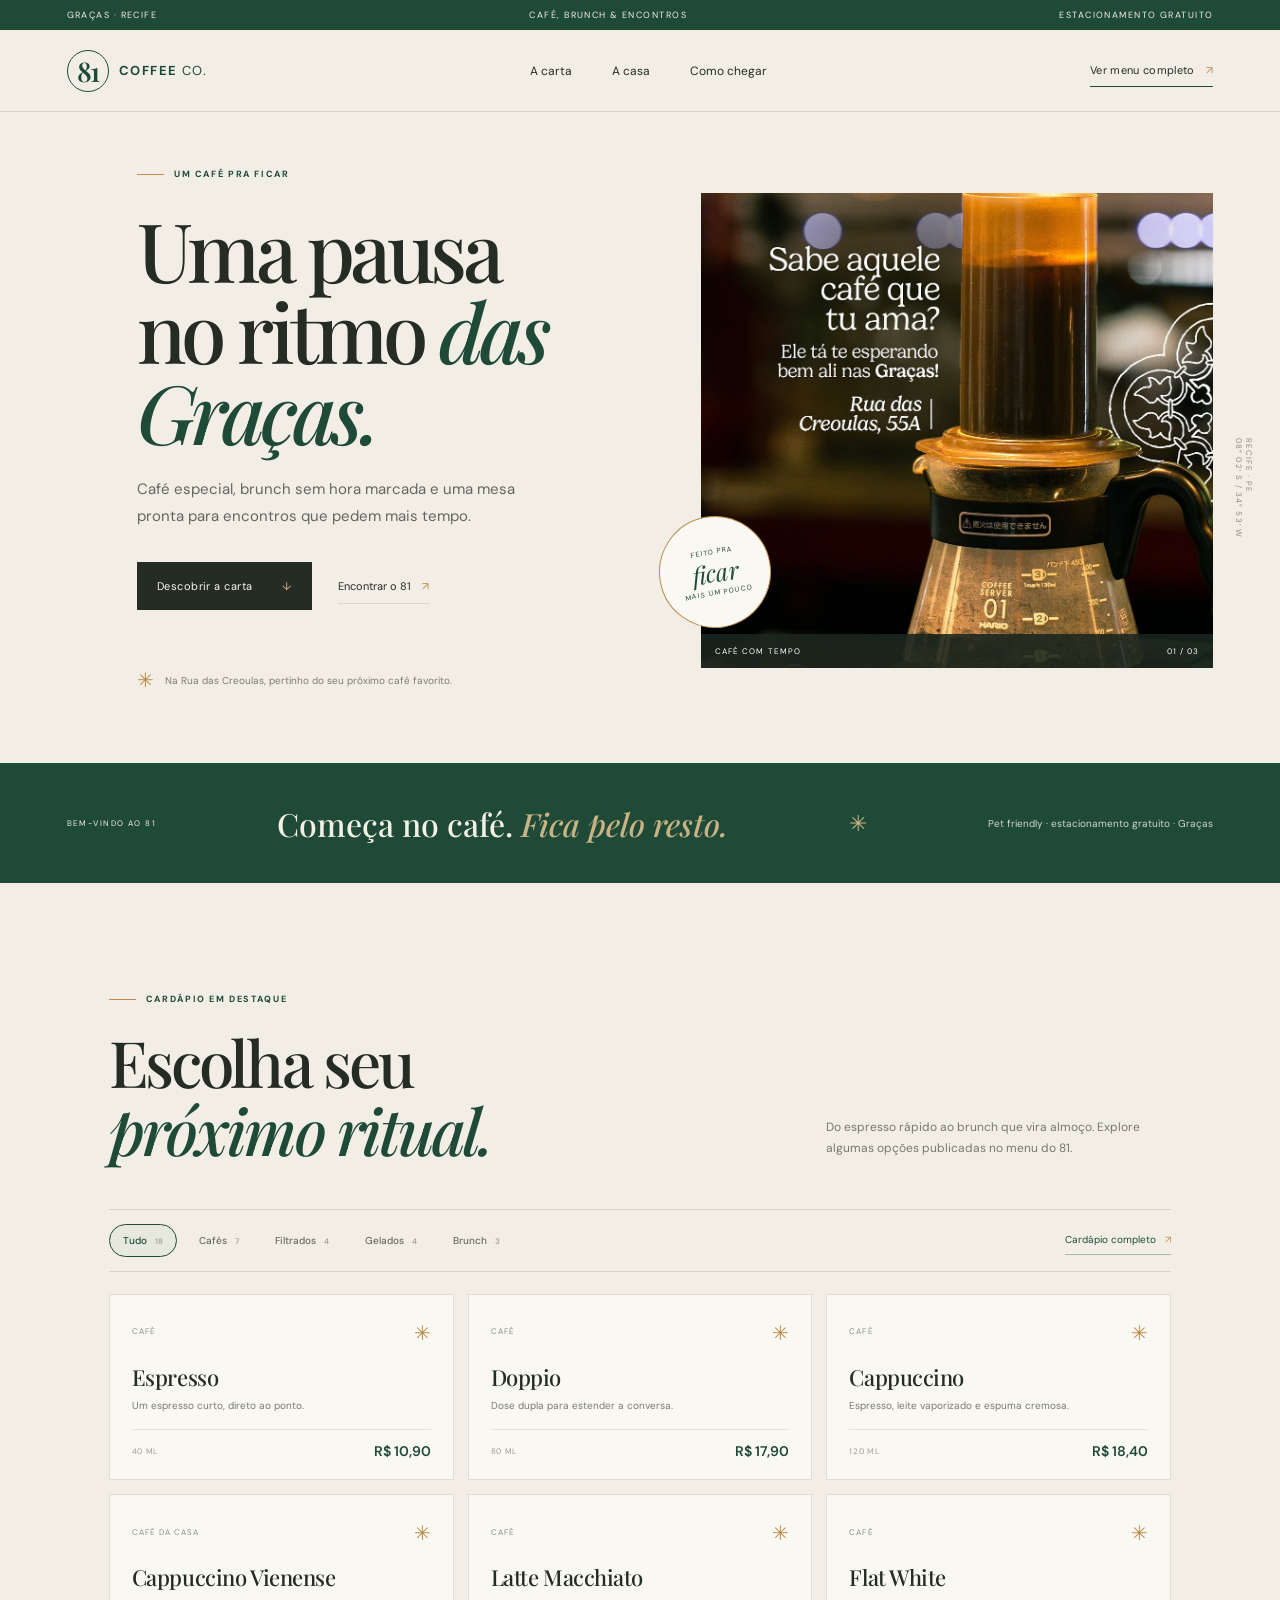
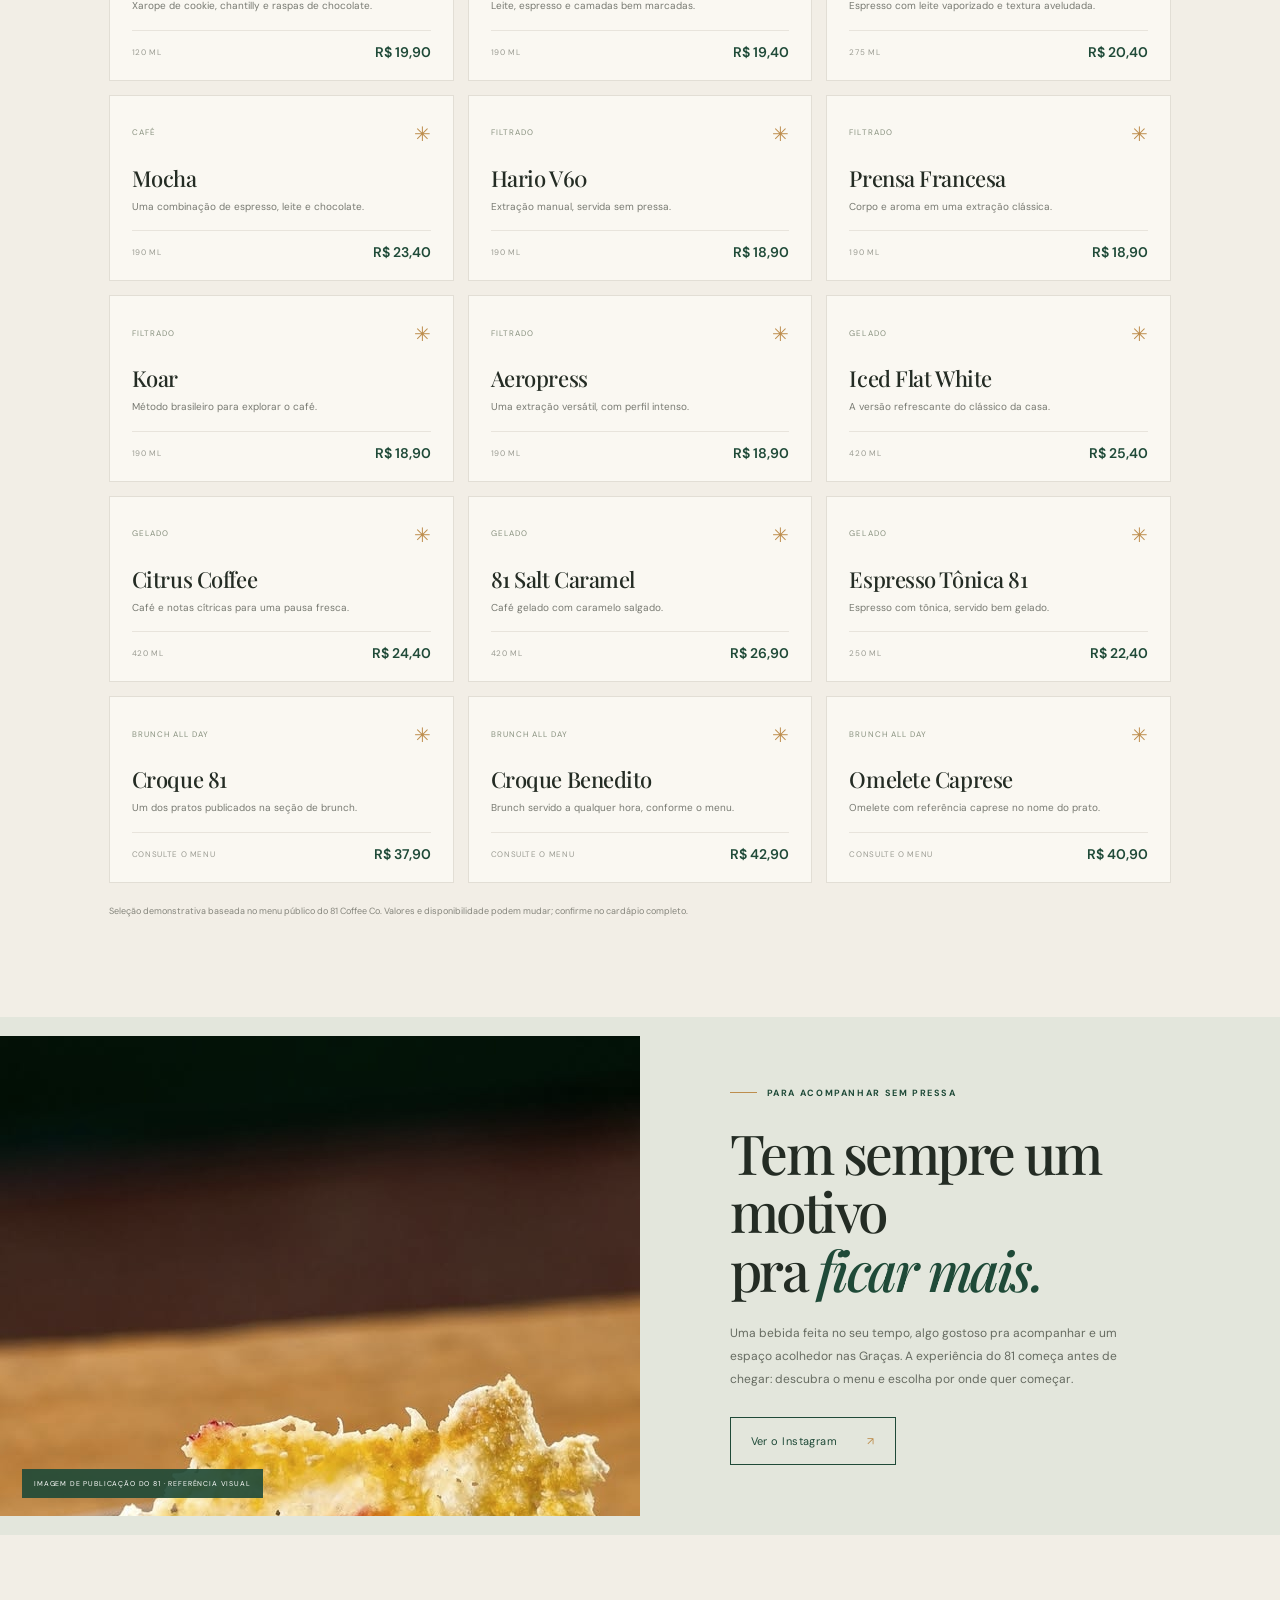
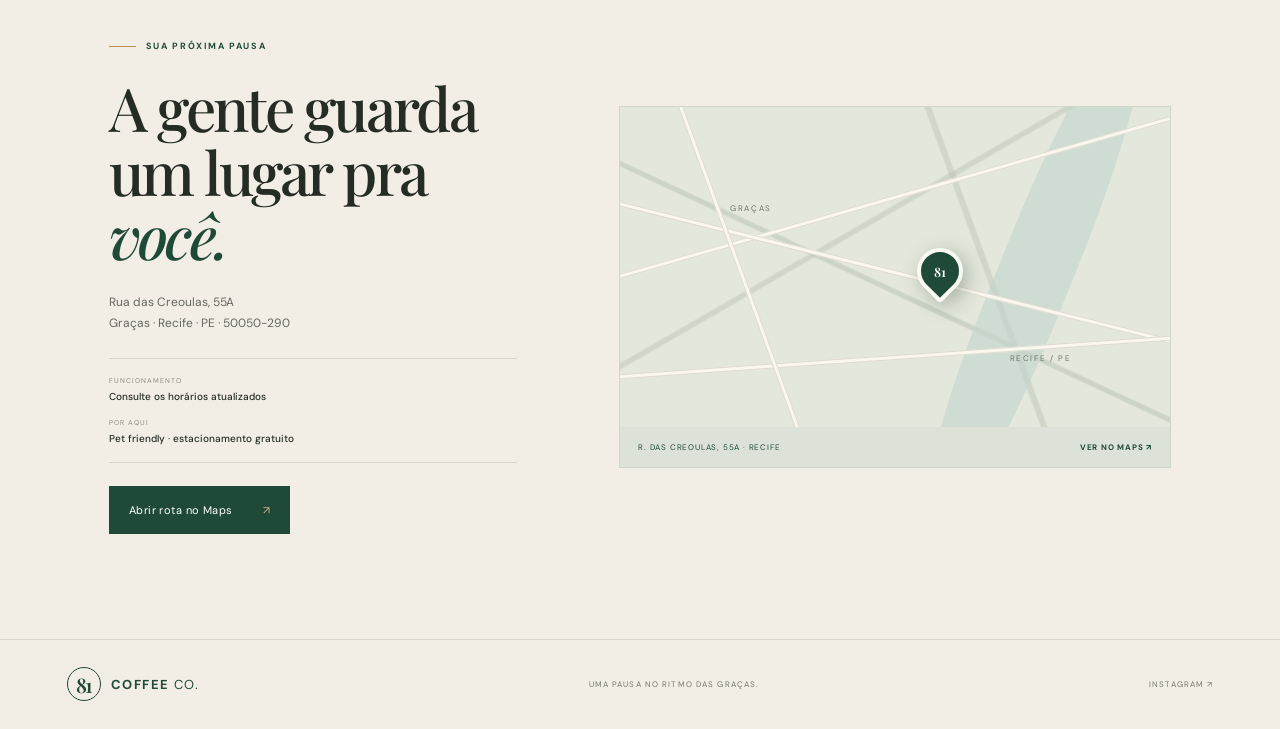
<file: index.html>
<!doctype html>
<html lang="pt-BR">
<head>
  <meta charset="utf-8">
  <meta name="viewport" content="width=device-width, initial-scale=1">
  <meta name="theme-color" content="#f2eee6">
  <meta name="description" content="Uma pausa no ritmo das Graças. Explore cafés, brunch e outras opções do 81 Coffee Co. em Recife.">
  <title>81 Coffee Co. — Uma pausa no ritmo das Graças</title>
  <link rel="preconnect" href="https://fonts.googleapis.com">
  <link rel="preconnect" href="https://fonts.gstatic.com" crossorigin>
  <link href="https://fonts.googleapis.com/css2?family=DM+Sans:wght@400;500;600;700&family=Playfair+Display:wght@500;600;700&display=swap" rel="stylesheet">
  <link rel="stylesheet" href="styles.css">
</head>
<body>
  <div class="announcement"><span>GRAÇAS · RECIFE</span><span>CAFÉ, BRUNCH & ENCONTROS</span><span>ESTACIONAMENTO GRATUITO</span></div>
  <header class="site-header">
    <a class="wordmark" href="#inicio" aria-label="81 Coffee Co., início"><span class="mark">81</span><span class="brand-name">COFFEE <i>CO.</i></span></a>
    <nav aria-label="Navegação principal"><a href="#carta">A carta</a><a href="#casa">A casa</a><a href="#visite">Como chegar</a></nav>
    <a class="header-cta" href="https://app.qrcodepreferido.com/81coffee-co" target="_blank" rel="noreferrer">Ver menu completo <span>↗</span></a>
    <button class="menu-toggle" aria-label="Abrir navegação" aria-expanded="false"><span></span><span></span></button>
  </header>

  <main id="inicio">
    <section class="hero">
      <div class="hero-copy">
        <p class="eyebrow"><span class="eyebrow-line"></span> UM CAFÉ PRA FICAR</p>
        <h1>Uma pausa<br>no ritmo <em>das Graças.</em></h1>
        <p class="hero-lede">Café especial, brunch sem hora marcada e uma mesa pronta para encontros que pedem mais tempo.</p>
        <div class="hero-actions"><a class="button button-dark" href="#carta">Descobrir a carta <span>↓</span></a><a class="text-link" href="https://www.google.com/maps/place/81+Coffee+co./@-8.0504545,-34.8982344,17z/" target="_blank" rel="noreferrer">Encontrar o 81 <span>↗</span></a></div>
        <div class="hero-note"><span class="note-icon">✳</span><span>Na Rua das Creoulas, pertinho do seu próximo café favorito.</span></div>
      </div>
      <div class="hero-visual">
        <img src="assets/hario-81.jpg" alt="Método Hario V60 preparado no 81 Coffee Co.">
        <div class="image-caption"><span>CAFÉ COM TEMPO</span><span>01 / 03</span></div>
        <div class="floating-stamp" aria-hidden="true"><span>FEITO PRA</span><b>ficar</b><span>MAIS UM POUCO</span></div>
      </div>
      <div class="hero-side-note" aria-hidden="true">RECIFE · PE<br>08° 02′ S / 34° 53′ W</div>
    </section>

    <section class="intro-strip" id="casa"><div class="strip-label">BEM-VINDO AO 81</div><p>Começa no café. <em>Fica pelo resto.</em></p><span class="strip-star">✳</span><p class="strip-detail">Pet friendly · estacionamento gratuito · Graças</p></section>

    <section class="menu-section" id="carta">
      <div class="section-head"><div><p class="eyebrow"><span class="eyebrow-line"></span> CARDÁPIO EM DESTAQUE</p><h2>Escolha seu<br><em>próximo ritual.</em></h2></div><p class="section-aside">Do espresso rápido ao brunch que vira almoço. Explore algumas opções publicadas no menu do 81.</p></div>
      <div class="menu-toolbar"><div class="filters" role="group" aria-label="Filtrar por categoria"><button class="filter active" data-filter="todos">Tudo <span>18</span></button><button class="filter" data-filter="cafe">Cafés <span>7</span></button><button class="filter" data-filter="filtrado">Filtrados <span>4</span></button><button class="filter" data-filter="gelado">Gelados <span>4</span></button><button class="filter" data-filter="brunch">Brunch <span>3</span></button></div><a class="menu-full-link" href="https://app.qrcodepreferido.com/81coffee-co" target="_blank" rel="noreferrer">Cardápio completo <span>↗</span></a></div>
      <div class="menu-grid" id="menu-grid" aria-live="polite"></div>
      <p class="menu-disclaimer">Seleção demonstrativa baseada no menu público do 81 Coffee Co. Valores e disponibilidade podem mudar; confirme no cardápio completo.</p>
    </section>

    <section class="feature-story"><div class="story-image"><img src="assets/tart-reference.jpg" alt="Tartelete fotografada em publicação do 81 Coffee Co."><span class="photo-label">IMAGEM DE PUBLICAÇÃO DO 81 · REFERÊNCIA VISUAL</span></div><div class="story-copy"><p class="eyebrow"><span class="eyebrow-line"></span> PARA ACOMPANHAR SEM PRESSA</p><h2>Tem sempre um motivo<br>pra <em>ficar mais.</em></h2><p>Uma bebida feita no seu tempo, algo gostoso pra acompanhar e um espaço acolhedor nas Graças. A experiência do 81 começa antes de chegar: descubra o menu e escolha por onde quer começar.</p><a class="button button-outline" href="https://www.instagram.com/81coffeeco/" target="_blank" rel="noreferrer">Ver o Instagram <span>↗</span></a></div></section>

    <section class="visit-section" id="visite"><div class="visit-copy"><p class="eyebrow"><span class="eyebrow-line"></span> SUA PRÓXIMA PAUSA</p><h2>A gente guarda<br>um lugar pra <em>você.</em></h2><p>Rua das Creoulas, 55A<br>Graças · Recife · PE · 50050-290</p><div class="visit-facts"><div><span>FUNCIONAMENTO</span><b>Consulte os horários atualizados</b></div><div><span>POR AQUI</span><b>Pet friendly · estacionamento gratuito</b></div></div><a class="button button-green" href="https://www.google.com/maps/place/81+Coffee+co./@-8.0504545,-34.8982344,17z/" target="_blank" rel="noreferrer">Abrir rota no Maps <span>↗</span></a></div><a class="map-card" href="https://www.google.com/maps/place/81+Coffee+co./@-8.0504545,-34.8982344,17z/" target="_blank" rel="noreferrer" aria-label="Abrir localização do 81 Coffee Co. no Google Maps"><div class="map-grid"><div class="map-river"></div><div class="street s1"></div><div class="street s2"></div><div class="street s3"></div><div class="street s4"></div><div class="map-pin"><span>81</span></div><span class="map-neighborhood">GRAÇAS</span><span class="map-city">RECIFE / PE</span></div><div class="map-footer"><span>R. DAS CREOULAS, 55A · RECIFE</span><b>VER NO MAPS ↗</b></div></a></section>
  </main>

  <footer><a class="wordmark footer-mark" href="#inicio"><span class="mark">81</span><span class="brand-name">COFFEE <i>CO.</i></span></a><span>UMA PAUSA NO RITMO DAS GRAÇAS.</span><a href="https://www.instagram.com/81coffeeco/" target="_blank" rel="noreferrer">INSTAGRAM ↗</a></footer>
  <div class="mobile-dock"><a href="#carta">Explorar a carta <span>↓</span></a><a href="https://app.qrcodepreferido.com/81coffee-co" target="_blank" rel="noreferrer">Menu completo <span>↗</span></a></div>
  <script src="app.js"></script>
</body>
</html>
</file>
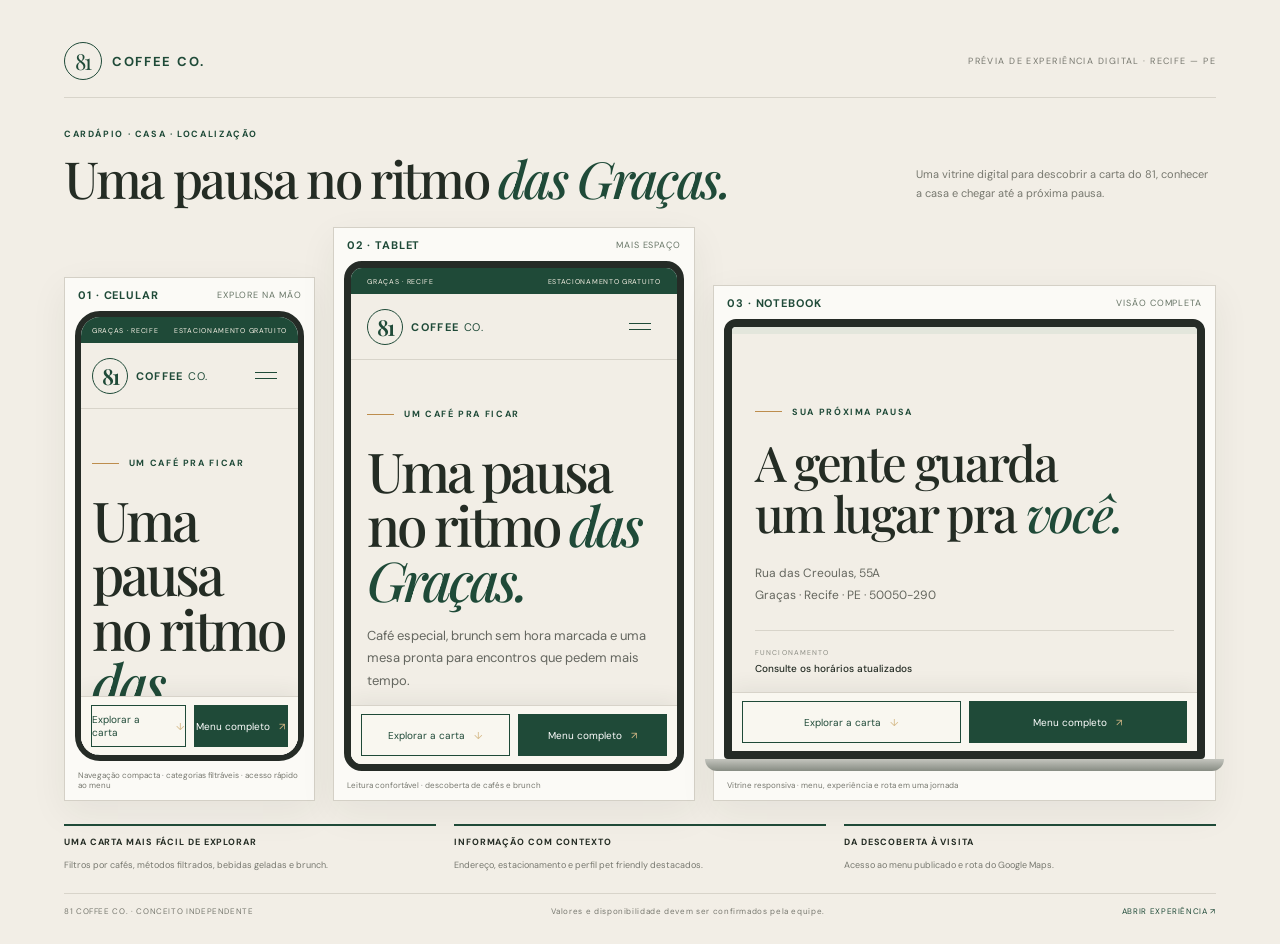
<file: arte/prancha.html>
<!doctype html><html lang="pt-BR"><head><meta charset="utf-8"><meta name="viewport" content="width=device-width,initial-scale=1"><title>81 Coffee Co. — prancha responsiva</title><style>
@import url('https://fonts.googleapis.com/css2?family=DM+Sans:wght@400;500;600;700&family=Playfair+Display:wght@500;600;700&display=swap');*{box-sizing:border-box}body{margin:0;background:#f2eee6;color:#242c24;font-family:'DM Sans',Arial,sans-serif}.sheet{max-width:1600px;margin:auto;padding:42px 5vw 28px}.top{display:flex;align-items:center;justify-content:space-between;border-bottom:1px solid #d8d4ca;padding-bottom:17px}.logo{color:#1f4a38;font-weight:700;letter-spacing:.13em;font-size:13px;display:flex;align-items:center;gap:10px}.badge{width:38px;height:38px;border:1px solid #1f4a38;border-radius:50%;display:grid;place-items:center;font:22px 'Playfair Display',serif;letter-spacing:-.08em}.meta{font-size:9px;letter-spacing:.16em;color:#77786f}.intro{display:flex;align-items:end;justify-content:space-between;padding:30px 0 23px}.eyebrow{font-size:9px;letter-spacing:.18em;color:#1f4a38;font-weight:700}.intro h1{font:500 clamp(38px,4vw,58px)/1.02 'Playfair Display',Georgia,serif;letter-spacing:-.045em;margin:12px 0 0}.intro h1 em{color:#1f4a38}.intro p{font-size:11px;line-height:1.7;color:#77786f;max-width:300px;margin-bottom:2px}.devices{display:grid;grid-template-columns:.8fr 1.15fr 1.6fr;gap:18px;align-items:end}.device{border:1px solid #d4d0c6;background:#fbfaf6;padding:10px;box-shadow:0 12px 35px #242c2410}.device-label{display:flex;justify-content:space-between;align-items:center;padding:0 3px 9px;font-size:9px;letter-spacing:.1em;color:#677566}.device-label b{color:#1f4a38;font-size:11px}.phone .frame{width:100%;height:450px;border:6px solid #252b26;border-radius:25px;overflow:hidden;background:white}.tablet .frame{width:100%;height:510px;border:7px solid #252b26;border-radius:18px;overflow:hidden;background:white}.laptop .frame{width:100%;height:440px;border:8px solid #252b26;border-radius:12px 12px 4px 4px;overflow:hidden;background:white}.frame iframe{width:100%;height:100%;border:0}.laptop-base{height:12px;width:108%;margin-left:-4%;background:linear-gradient(#c4c5be,#878c83);border-radius:0 0 14px 14px}.under{font-size:8px;color:#77786f;padding:9px 3px 0}.notes{display:grid;grid-template-columns:repeat(3,1fr);gap:18px;margin-top:23px}.note{border-top:2px solid #1f4a38;padding-top:10px}.note b{display:block;font-size:9px;letter-spacing:.1em;margin-bottom:4px}.note span{font-size:9px;line-height:1.55;color:#77786f}.foot{border-top:1px solid #d8d4ca;margin-top:20px;padding-top:12px;display:flex;justify-content:space-between;font-size:8px;color:#77786f;letter-spacing:.08em}.foot a{color:#1f4a38;text-decoration:none}@media(max-width:900px){.sheet{padding:25px 4vw}.devices{grid-template-columns:1fr 1.2fr;align-items:end}.laptop{grid-column:1/-1}.laptop .frame{height:420px}.intro{align-items:start;gap:20px}.notes{gap:10px}}@media(max-width:600px){.meta{display:none}.intro{display:block}.intro p{max-width:none;margin-top:10px}.devices{grid-template-columns:1fr;gap:15px}.phone{max-width:280px;margin:auto}.tablet{max-width:420px;margin:auto}.laptop{grid-column:auto}.phone .frame{height:490px}.tablet .frame{height:480px}.laptop .frame{height:420px}.notes{grid-template-columns:1fr}.foot{gap:10px;flex-wrap:wrap}}
</style></head><body><main class="sheet"><header class="top"><div class="logo"><span class="badge">81</span> COFFEE CO.</div><div class="meta">PRÉVIA DE EXPERIÊNCIA DIGITAL · RECIFE — PE</div></header><section class="intro"><div><div class="eyebrow">CARDÁPIO · CASA · LOCALIZAÇÃO</div><h1>Uma pausa no ritmo <em>das Graças.</em></h1></div><p>Uma vitrine digital para descobrir a carta do 81, conhecer a casa e chegar até a próxima pausa.</p></section><section class="devices"><article class="device phone"><div class="device-label"><b>01 · CELULAR</b><span>EXPLORE NA MÃO</span></div><div class="frame"><iframe src="../index.html" title="Prévia mobile"></iframe></div><div class="under">Navegação compacta · categorias filtráveis · acesso rápido ao menu</div></article><article class="device tablet"><div class="device-label"><b>02 · TABLET</b><span>MAIS ESPAÇO</span></div><div class="frame"><iframe src="../index.html#carta" title="Prévia tablet"></iframe></div><div class="under">Leitura confortável · descoberta de cafés e brunch</div></article><article class="device laptop"><div class="device-label"><b>03 · NOTEBOOK</b><span>VISÃO COMPLETA</span></div><div class="frame"><iframe src="../index.html#visite" title="Prévia desktop"></iframe></div><div class="laptop-base"></div><div class="under">Vitrine responsiva · menu, experiência e rota em uma jornada</div></article></section><section class="notes"><div class="note"><b>UMA CARTA MAIS FÁCIL DE EXPLORAR</b><span>Filtros por cafés, métodos filtrados, bebidas geladas e brunch.</span></div><div class="note"><b>INFORMAÇÃO COM CONTEXTO</b><span>Endereço, estacionamento e perfil pet friendly destacados.</span></div><div class="note"><b>DA DESCOBERTA À VISITA</b><span>Acesso ao menu publicado e rota do Google Maps.</span></div></section><footer class="foot"><span>81 COFFEE CO. · CONCEITO INDEPENDENTE</span><span>Valores e disponibilidade devem ser confirmados pela equipe.</span><a href="../index.html">ABRIR EXPERIÊNCIA ↗</a></footer></main></body></html>
</file>
<file: styles.css>
:root{--cream:#f2eee6;--paper:#faf8f2;--ink:#242c24;--green:#1f4a38;--sage:#dfe5d8;--gold:#bd8d4d;--muted:#77786f;--line:#d8d4ca;--serif:"Playfair Display",Georgia,serif;--sans:"DM Sans",Arial,sans-serif}*{box-sizing:border-box}html{scroll-behavior:smooth}body{margin:0;background:var(--cream);color:var(--ink);font-family:var(--sans);-webkit-font-smoothing:antialiased}a{color:inherit;text-decoration:none}.announcement{height:30px;background:var(--green);color:#f5f0e4;display:flex;align-items:center;justify-content:space-between;padding:0 5.2vw;font-size:9px;letter-spacing:.16em}.site-header{height:82px;padding:0 5.2vw;display:flex;align-items:center;justify-content:space-between;border-bottom:1px solid var(--line);position:relative;z-index:5}.wordmark{display:flex;align-items:center;gap:10px;color:var(--green);font-size:13px;font-weight:700;letter-spacing:.12em}.mark{font:600 27px var(--serif);letter-spacing:-.09em;border:1px solid currentColor;width:42px;height:42px;display:grid;place-items:center;border-radius:50%}.brand-name i{font-style:normal;font-weight:400;letter-spacing:.06em}.site-header nav{display:flex;gap:40px;font-size:12px}.site-header nav a{transition:color .2s}.site-header nav a:hover,.text-link:hover{color:var(--gold)}.header-cta{font-size:11px;letter-spacing:.03em;border-bottom:1px solid var(--green);padding:9px 0}.header-cta span,.button span,.text-link span{color:var(--gold);margin-left:8px}.menu-toggle{display:none;background:none;border:0}.hero{min-height:610px;padding:56px 5.2vw 70px;display:grid;grid-template-columns:1.03fr .97fr;gap:7vw;align-items:center;position:relative}.hero-copy{padding-left:5.5vw;position:relative;z-index:1}.eyebrow{font-size:9px;letter-spacing:.18em;font-weight:700;color:var(--green);display:flex;align-items:center;gap:10px}.eyebrow-line{width:27px;height:1px;background:var(--gold)}h1,h2,p{margin-top:0}.hero h1{font:500 clamp(56px,6.4vw,92px)/.99 var(--serif);letter-spacing:-.055em;margin:29px 0 24px}.hero h1 em,h2 em{color:var(--green);font-weight:500}.hero-lede{font-size:15px;line-height:1.8;color:#64665f;max-width:420px}.hero-actions{display:flex;align-items:center;gap:26px;margin-top:32px}.button{display:inline-flex;align-items:center;justify-content:center;gap:22px;min-height:48px;padding:0 20px;font-size:11px;letter-spacing:.04em;transition:transform .2s,background .2s}.button:hover{transform:translateY(-2px)}.button-dark{background:var(--ink);color:var(--paper)}.button-dark span{color:#d4b282}.text-link{font-size:11px;border-bottom:1px solid var(--line);padding:10px 0}.hero-note{display:flex;align-items:center;gap:11px;color:#7c7c73;font-size:10px;margin-top:57px;max-width:330px}.note-icon{font-size:20px;color:var(--gold)}.hero-visual{height:475px;position:relative;background:#d6c8a8}.hero-visual img{width:100%;height:100%;object-fit:cover;object-position:center 46%;display:block}.image-caption{position:absolute;bottom:0;left:0;right:0;padding:12px 14px;background:rgba(27,37,30,.88);color:#fff;font-size:8px;letter-spacing:.14em;display:flex;justify-content:space-between}.floating-stamp{position:absolute;left:-42px;bottom:40px;width:112px;height:112px;border-radius:50%;background:var(--paper);border:1px solid var(--gold);display:flex;flex-direction:column;align-items:center;justify-content:center;color:var(--green);transform:rotate(-10deg)}.floating-stamp span{font-size:7px;letter-spacing:.13em}.floating-stamp b{font:italic 24px var(--serif)}.hero-side-note{position:absolute;right:2vw;top:50%;writing-mode:vertical-rl;font-size:8px;letter-spacing:.14em;color:#8c8b80}.intro-strip{min-height:120px;padding:24px 5.2vw;background:var(--green);color:#f5f0e4;display:flex;align-items:center;justify-content:space-between;gap:20px}.strip-label{font-size:8px;letter-spacing:.18em}.intro-strip>p:first-of-type{font:500 clamp(21px,2.5vw,34px) var(--serif);margin:0}.intro-strip em{color:#c9b384}.strip-star{font-size:22px;color:#c9b384}.strip-detail{font-size:10px;color:#d2d7cb;margin:0}.menu-section{padding:110px 8.5vw 100px}.section-head{display:flex;justify-content:space-between;align-items:end;margin-bottom:45px}.section-head h2,.story-copy h2,.visit-copy h2{font:500 clamp(43px,5vw,68px)/1.06 var(--serif);letter-spacing:-.045em;margin:23px 0 0}.section-aside{max-width:320px;color:#77786f;font-size:12px;line-height:1.8;margin:0 2vw 4px 0}.menu-toolbar{display:flex;justify-content:space-between;align-items:center;border-top:1px solid var(--line);border-bottom:1px solid var(--line);padding:14px 0;margin-bottom:22px;gap:20px}.filters{display:flex;gap:8px;flex-wrap:wrap}.filter{border:1px solid transparent;background:none;border-radius:24px;padding:9px 13px;font:500 10px var(--sans);color:#686a62;cursor:pointer;transition:.2s}.filter span{font-size:8px;color:#9a9a90;margin-left:5px}.filter.active,.filter:hover{border-color:var(--green);color:var(--green);background:#e7e9df}.menu-full-link{font-size:10px;color:var(--green);border-bottom:1px solid #adbaa9;padding:8px 0;white-space:nowrap}.menu-full-link span{color:var(--gold);margin-left:6px}.menu-grid{display:grid;grid-template-columns:repeat(3,1fr);gap:14px}.menu-card{background:var(--paper);padding:23px 22px 19px;min-height:174px;border:1px solid #e2ded5;position:relative;animation:arrive .35s both}.menu-card:before{content:"";position:absolute;left:0;top:0;width:3px;height:0;background:var(--gold);transition:height .25s}.menu-card:hover:before{height:100%}.card-top{display:flex;justify-content:space-between;align-items:center}.card-category{font-size:8px;letter-spacing:.13em;color:#88917f}.card-symbol{font:20px var(--serif);color:var(--gold)}.menu-card h3{font:500 22px var(--serif);margin:17px 0 6px;letter-spacing:-.02em}.menu-card p{font-size:10px;line-height:1.65;color:#787a72;margin:0;max-width:95%}.card-bottom{display:flex;align-items:center;justify-content:space-between;border-top:1px solid #e8e4dc;margin-top:15px;padding-top:12px}.card-size{font-size:8px;color:#9a9b92;letter-spacing:.08em}.card-price{font-size:14px;font-weight:600;color:var(--green)}.menu-disclaimer{font-size:9px;color:#85857c;margin:22px 0 0}.feature-story{background:#e3e6dc;display:grid;grid-template-columns:1fr 1fr;align-items:center;min-height:480px}.story-image{height:480px;position:relative;overflow:hidden}.story-image img{width:100%;height:100%;object-fit:cover;object-position:center 58%;display:block;filter:saturate(.82)}.photo-label{position:absolute;left:22px;bottom:18px;background:rgba(31,74,56,.9);color:#fff;padding:10px 12px;font-size:7px;letter-spacing:.12em}.story-copy{padding:70px 10vw 70px 7vw}.story-copy h2{font-size:clamp(40px,4.3vw,59px);margin:24px 0}.story-copy>p:not(.eyebrow){font-size:12px;line-height:1.9;color:#666b61;max-width:410px;margin-bottom:27px}.button-outline{border:1px solid var(--green);color:var(--green)}.button-outline span{color:var(--gold)}.visit-section{padding:105px 8.5vw;display:grid;grid-template-columns:.85fr 1.15fr;gap:8vw;align-items:center}.visit-copy h2{font-size:clamp(42px,4.7vw,64px);margin:24px 0}.visit-copy>p:not(.eyebrow){font-size:12px;line-height:1.8;color:#65675f}.visit-facts{display:grid;gap:15px;border-top:1px solid var(--line);border-bottom:1px solid var(--line);padding:17px 0;margin:23px 0}.visit-facts div{display:grid;gap:5px}.visit-facts span{font-size:7px;letter-spacing:.15em;color:#8b8c83}.visit-facts b{font-size:10px;font-weight:500}.button-green{background:var(--green);color:#fff}.button-green span{color:#d4b282}.map-card{display:block;background:#dce2d8;border:1px solid #cfd6ca}.map-grid{height:320px;position:relative;overflow:hidden;background-color:#e4e8dc;background-image:linear-gradient(25deg,transparent 45%,rgba(175,189,168,.45) 45.4%,rgba(175,189,168,.45) 46%,transparent 46.4%),linear-gradient(150deg,transparent 40%,rgba(179,190,171,.42) 40.4%,rgba(179,190,171,.42) 41%,transparent 41.4%),linear-gradient(70deg,transparent 63%,rgba(193,201,184,.55) 63.3%,rgba(193,201,184,.55) 64%,transparent 64.3%)}.map-river{position:absolute;top:-100px;right:18%;width:74px;height:540px;background:#c3d5cf;border-radius:45%;transform:rotate(22deg);opacity:.62}.street{position:absolute;height:5px;width:130%;left:-10%;background:#f9f7ef;border:1px solid rgba(195,190,174,.5);transform:rotate(-16deg)}.s1{top:25%}.s2{top:53%;transform:rotate(14deg)}.s3{top:77%;transform:rotate(-4deg)}.s4{top:42%;left:-25%;transform:rotate(70deg);width:90%}.map-pin{position:absolute;top:44%;left:54%;width:46px;height:46px;background:var(--green);border:4px solid var(--paper);border-radius:50% 50% 50% 4px;transform:rotate(-45deg);box-shadow:0 7px 20px #22382c50;display:grid;place-items:center;color:white}.map-pin span{transform:rotate(45deg);font:600 13px var(--serif)}.map-neighborhood,.map-city{position:absolute;font-size:8px;letter-spacing:.2em;color:#677566}.map-neighborhood{top:30%;left:20%}.map-city{bottom:20%;right:18%}.map-footer{padding:15px 18px;display:flex;justify-content:space-between;gap:12px;font-size:8px;letter-spacing:.1em;color:var(--green)}.map-footer b{font-size:8px}footer{min-height:90px;padding:18px 5.2vw;border-top:1px solid var(--line);display:flex;align-items:center;justify-content:space-between;color:#73766c;font-size:8px;letter-spacing:.14em}.footer-mark{color:var(--green)}.footer-mark .mark{width:34px;height:34px;font-size:20px}.mobile-dock{display:none}@keyframes arrive{from{opacity:0;transform:translateY(8px)}to{opacity:1;transform:translateY(0)}}@media(max-width:900px){.hero{gap:4vw;padding-left:5vw;padding-right:5vw;min-height:550px}.hero-copy{padding-left:2vw}.hero-visual{height:420px}.hero-side-note{display:none}.menu-section{padding:85px 6vw}.menu-grid{grid-template-columns:repeat(2,1fr)}.section-head{gap:30px}.story-copy{padding-right:7vw}.visit-section{padding:85px 6vw;gap:5vw}}@media(max-width:640px){body{padding-bottom:65px}.announcement{height:26px;padding:0 5vw;font-size:7px;letter-spacing:.1em}.announcement span:nth-child(2){display:none}.site-header{height:66px;padding:0 5vw}.mark{width:36px;height:36px;font-size:22px}.wordmark{font-size:11px;gap:8px}.site-header nav,.header-cta{display:none}.menu-toggle{display:grid;gap:5px;padding:10px}.menu-toggle span{height:1px;width:22px;background:var(--green)}.site-header nav.mobile-open{display:flex;position:absolute;top:65px;left:0;right:0;background:var(--paper);padding:18px 5vw;flex-direction:column;gap:18px;border-bottom:1px solid var(--line)}.hero{display:flex;flex-direction:column;align-items:stretch;gap:30px;padding:48px 5vw 42px}.hero-copy{padding:0}.hero h1{font-size:clamp(55px,15vw,76px);margin:23px 0 19px}.hero-lede{font-size:13px;line-height:1.7;max-width:360px}.hero-actions{gap:18px;margin-top:25px}.button{min-height:46px;padding:0 15px;gap:12px}.text-link{font-size:10px}.hero-note{margin-top:26px;font-size:9px}.hero-visual{height:390px;margin-left:7vw}.floating-stamp{width:88px;height:88px;left:-28px;bottom:36px}.floating-stamp b{font-size:20px}.image-caption{font-size:7px}.intro-strip{min-height:125px;padding:23px 5vw;display:grid;grid-template-columns:1fr auto;gap:6px 10px}.strip-label{grid-column:1}.intro-strip>p:first-of-type{grid-column:1;font-size:25px}.strip-star{grid-column:2;grid-row:1/3}.strip-detail{grid-column:1;font-size:9px}.menu-section{padding:73px 5vw 66px}.section-head{display:block;margin-bottom:27px}.section-head h2,.story-copy h2,.visit-copy h2{font-size:49px;margin-top:18px}.section-aside{font-size:11px;margin:18px 0 0}.menu-toolbar{display:block;padding:12px 0;margin-bottom:15px}.filters{gap:3px;overflow-x:auto;flex-wrap:nowrap;padding-bottom:8px;scrollbar-width:none}.filters::-webkit-scrollbar{display:none}.filter{white-space:nowrap;padding:9px 11px;font-size:9px}.menu-full-link{display:inline-block;margin-top:7px}.menu-grid{grid-template-columns:1fr;gap:9px}.menu-card{min-height:144px;padding:18px 17px}.menu-card h3{font-size:21px;margin:13px 0 5px}.menu-card p{font-size:10px}.card-bottom{margin-top:11px;padding-top:9px}.menu-disclaimer{line-height:1.7}.feature-story{grid-template-columns:1fr}.story-image{height:330px}.story-copy{padding:47px 7vw 53px}.story-copy h2{font-size:47px}.story-copy>p:not(.eyebrow){font-size:11px}.visit-section{padding:72px 5vw;grid-template-columns:1fr;gap:34px}.visit-copy h2{font-size:49px}.map-grid{height:270px}.map-footer{font-size:7px;padding:13px}.map-footer b{font-size:7px}footer{min-height:100px;padding:20px 5vw;display:grid;grid-template-columns:1fr auto;gap:8px;font-size:7px}footer>span{grid-column:1}footer>a:last-child{grid-column:2;grid-row:1/3}.mobile-dock{position:fixed;z-index:10;bottom:0;left:0;right:0;display:grid;grid-template-columns:1fr 1fr;background:#f9f7f0;border-top:1px solid #d7d3c9;box-shadow:0 -5px 20px #26392b12;padding:8px 10px max(8px,env(safe-area-inset-bottom));gap:8px}.mobile-dock a{min-height:42px;display:flex;align-items:center;justify-content:center;background:var(--green);color:#fff;font-size:10px;gap:9px}.mobile-dock a:first-child{background:transparent;border:1px solid var(--green);color:var(--green)}.mobile-dock span{color:#d5b886}}@media(prefers-reduced-motion:reduce){html{scroll-behavior:auto}*,*:before,*:after{animation-duration:.01ms!important;animation-iteration-count:1!important;transition-duration:.01ms!important}}
</file>
